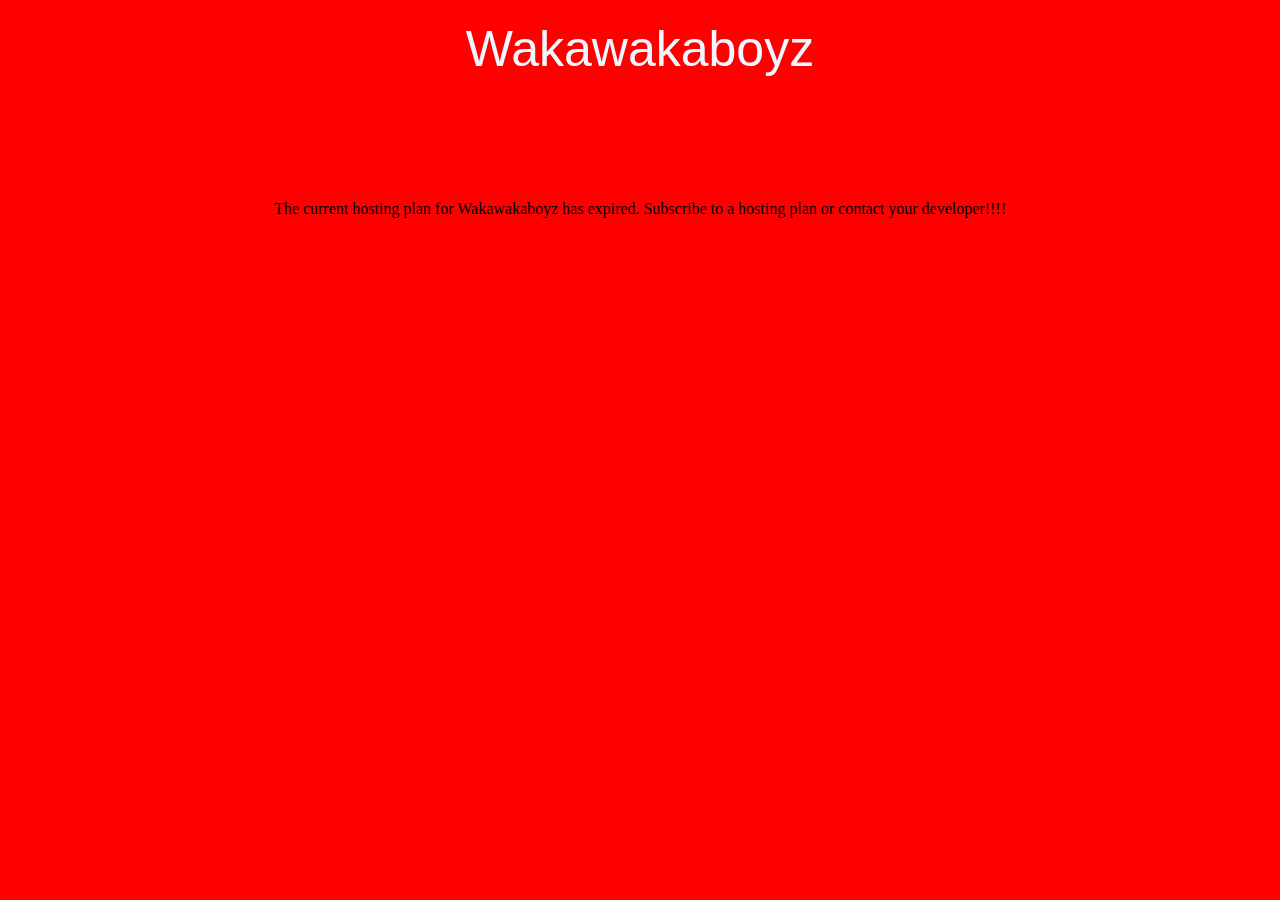
<file: index.html>
<!DOCTYPE html>
<html lang="en">
<head>
    <meta charset="UTF-8">
    <meta name="viewport" content="width=device-width, initial-scale=1.0">
    <title>Wakawakaboyz</title>
</head>
<body bgcolor="red">

    <center><p style="color: aliceblue; font-size: 50px; font-family: Arial, Helvetica, sans-serif; margin-top: 20px;">Wakawakaboyz</p> </center><br><br><br><br>  <center>The current hosting plan for Wakawakaboyz has expired. Subscribe to a hosting plan or contact your developer!!!!</p></center>
    
    
</body>
</html>
</file>
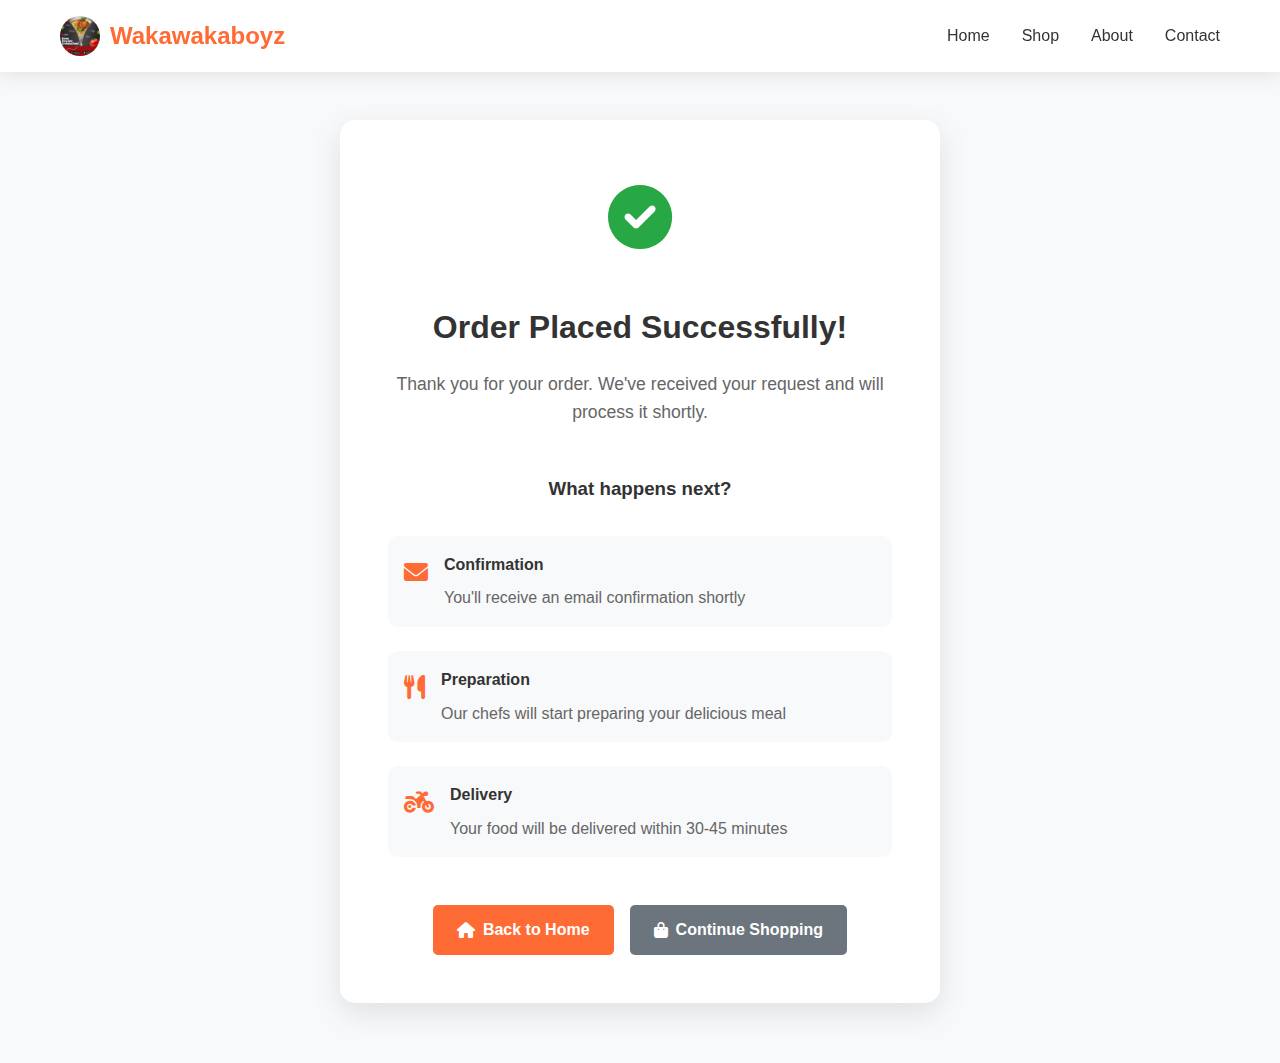
<file: order-success.html>
<!DOCTYPE html>
<html lang="en">
<head>
    <meta charset="UTF-8">
    <meta name="viewport" content="width=device-width, initial-scale=1.0">
    <title>Order Successful - Wakawakaboyz</title>
    <link rel="stylesheet" href="styles.css">
    <link href="https://cdnjs.cloudflare.com/ajax/libs/font-awesome/6.0.0/css/all.min.css" rel="stylesheet">
</head>
<body>
    <!-- Header -->
    <header class="header">
        <div class="container">
            <div class="nav-brand">
                <img src="images/Hero1.jpg" alt="Wakawakaboyz Logo" class="logo">
                <span class="brand-name">Wakawakaboyz</span>
            </div>
            <nav class="nav-menu">
                <a href="index.html" class="nav-link">Home</a>
                <a href="shop.html" class="nav-link">Shop</a>
                <a href="#" class="nav-link">About</a>
                <a href="#" class="nav-link">Contact</a>
            </nav>
        </div>
    </header>

    <!-- Success Page -->
    <section class="order-success">
        <div class="container">
            <div class="success-content">
                <div class="success-icon">
                    <i class="fas fa-check-circle"></i>
                </div>
                <h1>Order Placed Successfully!</h1>
                <p class="success-message">Thank you for your order. We've received your request and will process it shortly.</p>
                
                <div class="order-details" id="orderDetails">
                    <!-- Order details will be populated by JavaScript -->
                </div>
                
                <div class="next-steps">
                    <h3>What happens next?</h3>
                    <div class="steps">
                        <div class="step">
                            <i class="fas fa-envelope"></i>
                            <div>
                                <h4>Confirmation</h4>
                                <p>You'll receive an email confirmation shortly</p>
                            </div>
                        </div>
                        <div class="step">
                            <i class="fas fa-utensils"></i>
                            <div>
                                <h4>Preparation</h4>
                                <p>Our chefs will start preparing your delicious meal</p>
                            </div>
                        </div>
                        <div class="step">
                            <i class="fas fa-motorcycle"></i>
                            <div>
                                <h4>Delivery</h4>
                                <p>Your food will be delivered within 30-45 minutes</p>
                            </div>
                        </div>
                    </div>
                </div>
                
                <div class="action-buttons">
                    <a href="index.html" class="btn btn-primary">
                        <i class="fas fa-home"></i> Back to Home
                    </a>
                    <a href="shop.html" class="btn btn-secondary">
                        <i class="fas fa-shopping-bag"></i> Continue Shopping
                    </a>
                </div>
            </div>
        </div>
    </section>

    <script src="script.js"></script>
    <script>
        // Display order details on success page
        document.addEventListener('DOMContentLoaded', function() {
            const urlParams = new URLSearchParams(window.location.search);
            const orderId = urlParams.get('orderId');
            
            if (orderId) {
                const orderDetails = document.getElementById('orderDetails');
                orderDetails.innerHTML = `
                    <div class="order-info-card">
                        <h3>Order Information</h3>
                        <p><strong>Order ID:</strong> ${orderId}</p>
                        <p><strong>Date:</strong> ${new Date().toLocaleDateString()}</p>
                        <p><strong>Status:</strong> <span class="status-confirmed">Confirmed</span></p>
                    </div>
                `;
            }
        });
    </script>
</body>
</html>
</file>
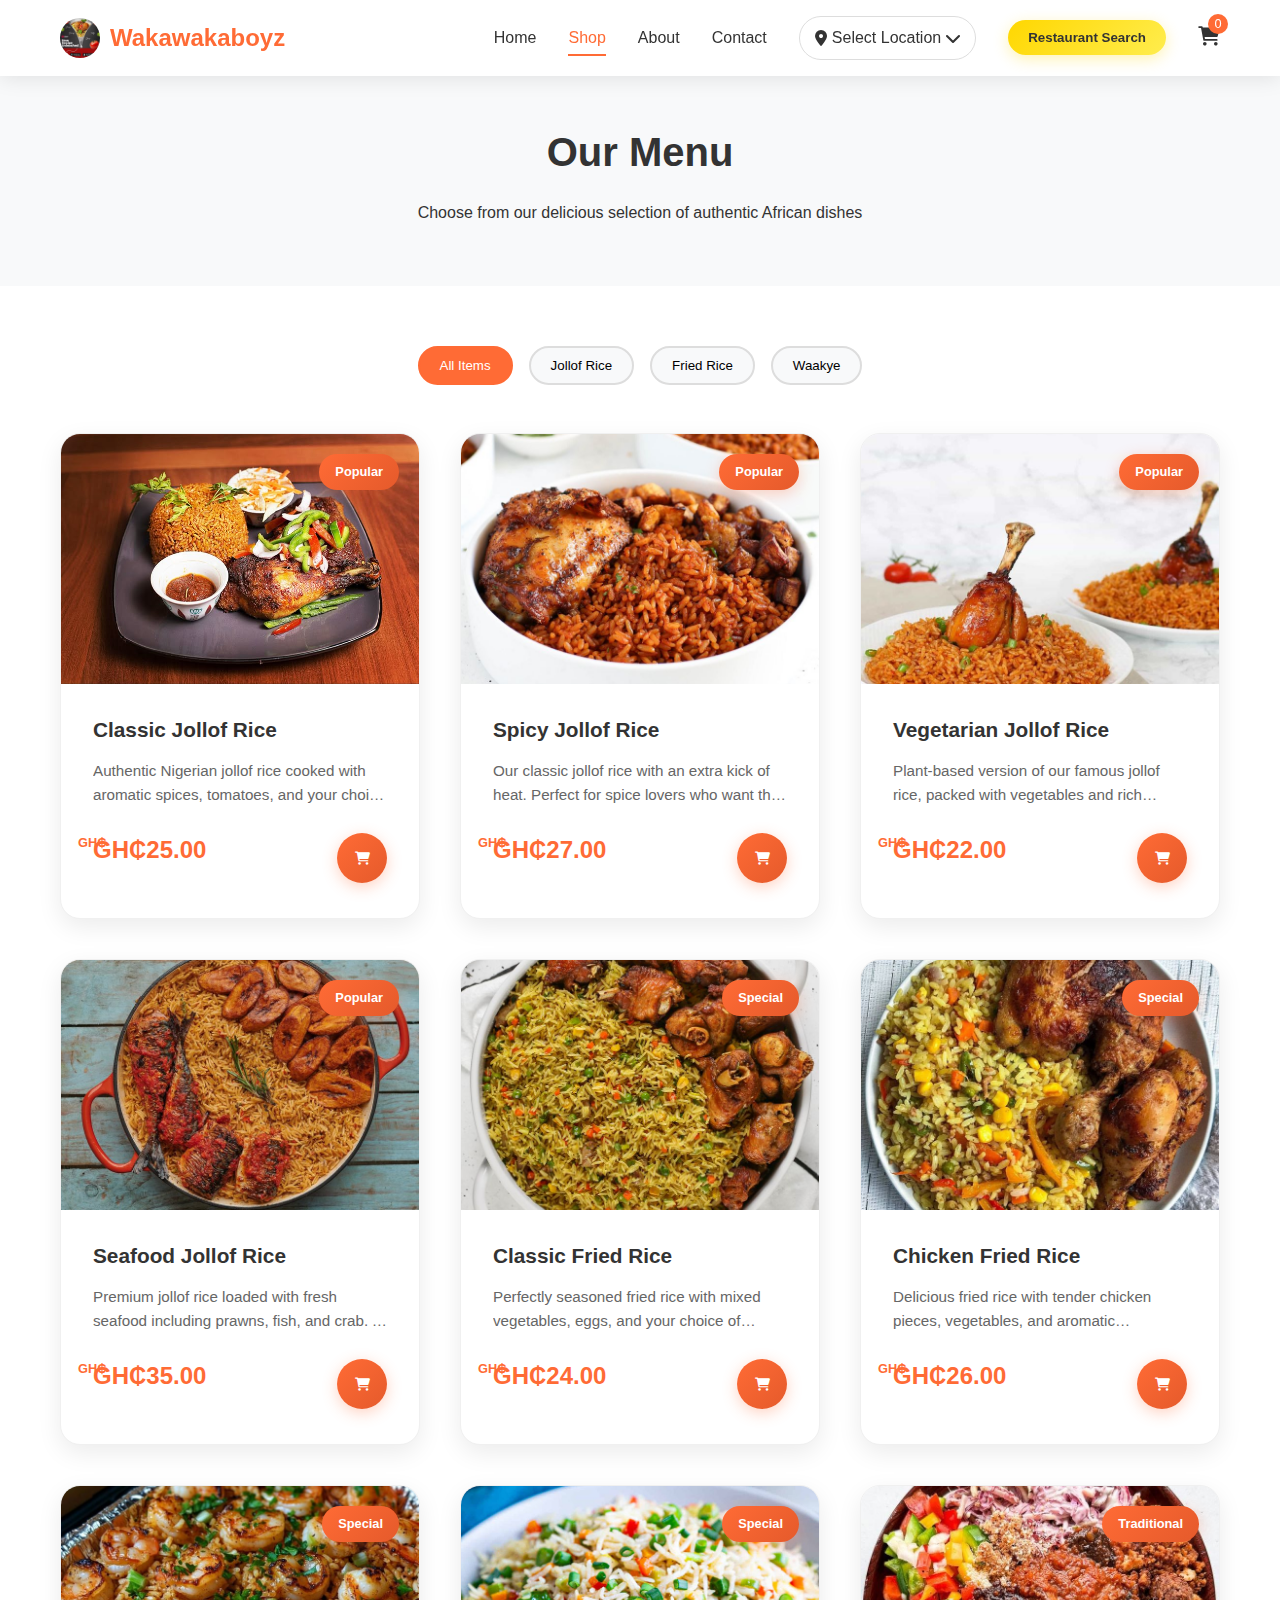
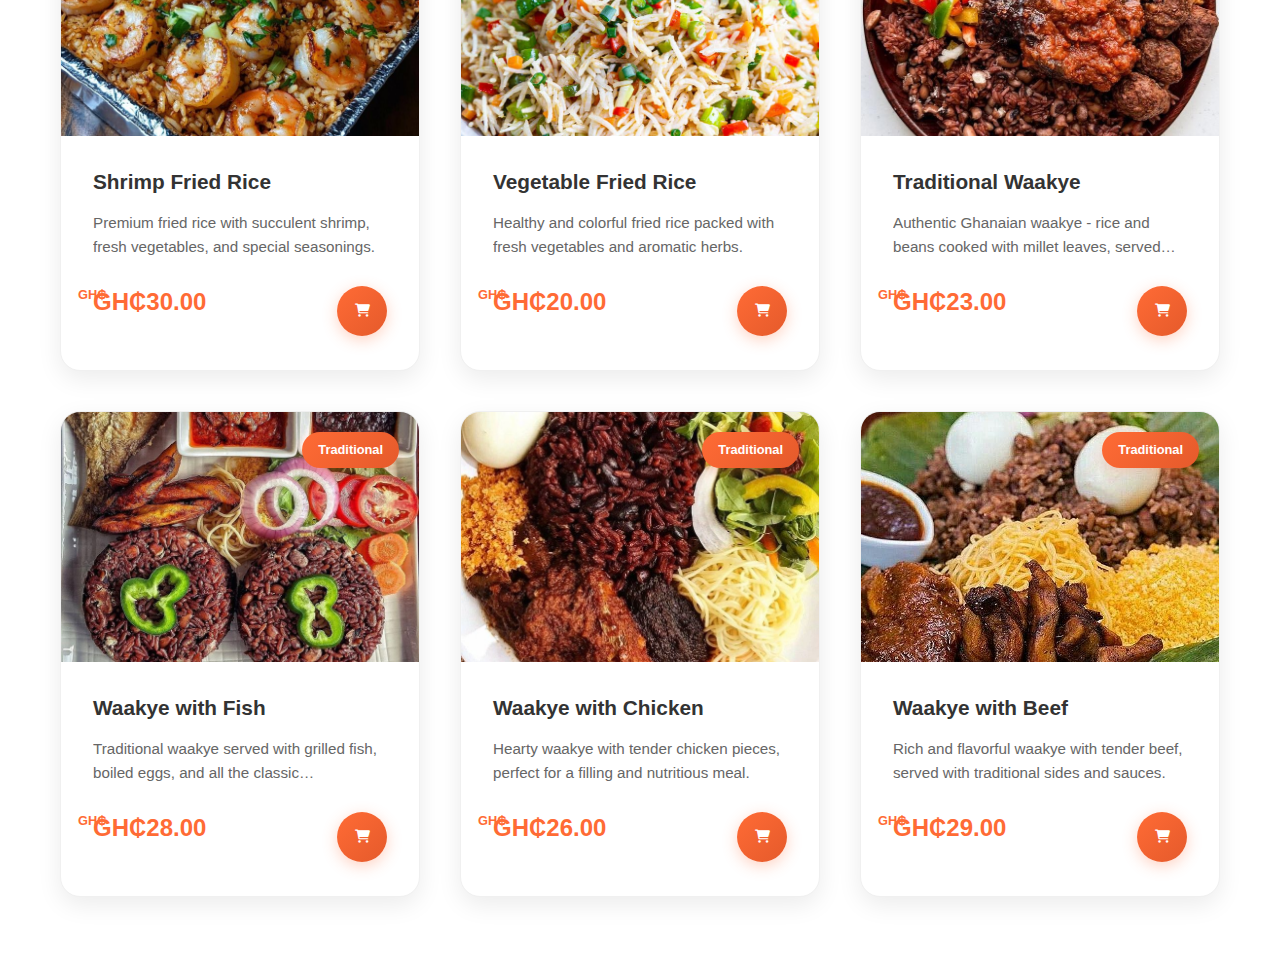
<file: product-detail.html>
<!DOCTYPE html>
<html lang="en">
<head>
    <meta charset="UTF-8">
    <meta name="viewport" content="width=device-width, initial-scale=1.0">
    <title>Product Detail - Wakawakaboyz</title>
    <link rel="stylesheet" href="styles.css">
    <link href="https://cdnjs.cloudflare.com/ajax/libs/font-awesome/6.0.0/css/all.min.css" rel="stylesheet">
</head>
<body>
    <!-- Header -->
    <header class="header">
        <div class="container">
            <div class="nav-brand">
                <img src="images/Hero1.jpg" alt="Wakawakaboyz Logo" class="logo">
                <span class="brand-name">Wakawakaboyz</span>
            </div>
            <nav class="nav-menu">
                <a href="index.html" class="nav-link">Home</a>
                <a href="shop.html" class="nav-link active">Shop</a>
                <a href="#" class="nav-link">About</a>
                <a href="#" class="nav-link">Contact</a>
                <div class="location-selector">
                    <i class="fas fa-map-marker-alt"></i>
                    <span>Select Location</span>
                    <i class="fas fa-chevron-down"></i>
                </div>
                <button class="search-btn">Restaurant Search</button>
                <div class="cart-icon" onclick="openCart()">
                    <i class="fas fa-shopping-cart"></i>
                    <span class="cart-count" id="cartCount">0</span>
                </div>
            </nav>
            <div class="mobile-menu-toggle">
                <i class="fas fa-bars"></i>
            </div>
            </nav>
        </div>
    </header>

    <!-- Product Detail -->
    <section class="product-detail">
        <div class="container">
            <div class="product-detail-content" id="productDetailContent">
                <!-- Product detail will be populated by JavaScript -->
            </div>
        </div>
    </section>

    <!-- Related Products -->
    <section class="related-products">
        <div class="container">
            <h2>Related Products</h2>
            <div class="products-grid" id="relatedProducts">
                <!-- Related products will be populated by JavaScript -->
            </div>
        </div>
    </section>

    <!-- Cart Modal -->
    <div id="cartModal" class="modal">
        <div class="modal-content">
            <div class="modal-header">
                <h3>Shopping Cart</h3>
                <span class="close" onclick="closeCart()">&times;</span>
            </div>
            <div class="modal-body" id="cartItems">
                <!-- Cart items will be populated by JavaScript -->
            </div>
            <div class="modal-footer">
                <div class="cart-total">
                    <strong>Total: GH₵<span id="cartTotal">0.00</span></strong>
                </div>
                <button class="checkout-btn" onclick="goToCheckout()">Proceed to Checkout</button>
            </div>
        </div>
    </div>

    <script src="script.js"></script>
</body>
</html>
</file>
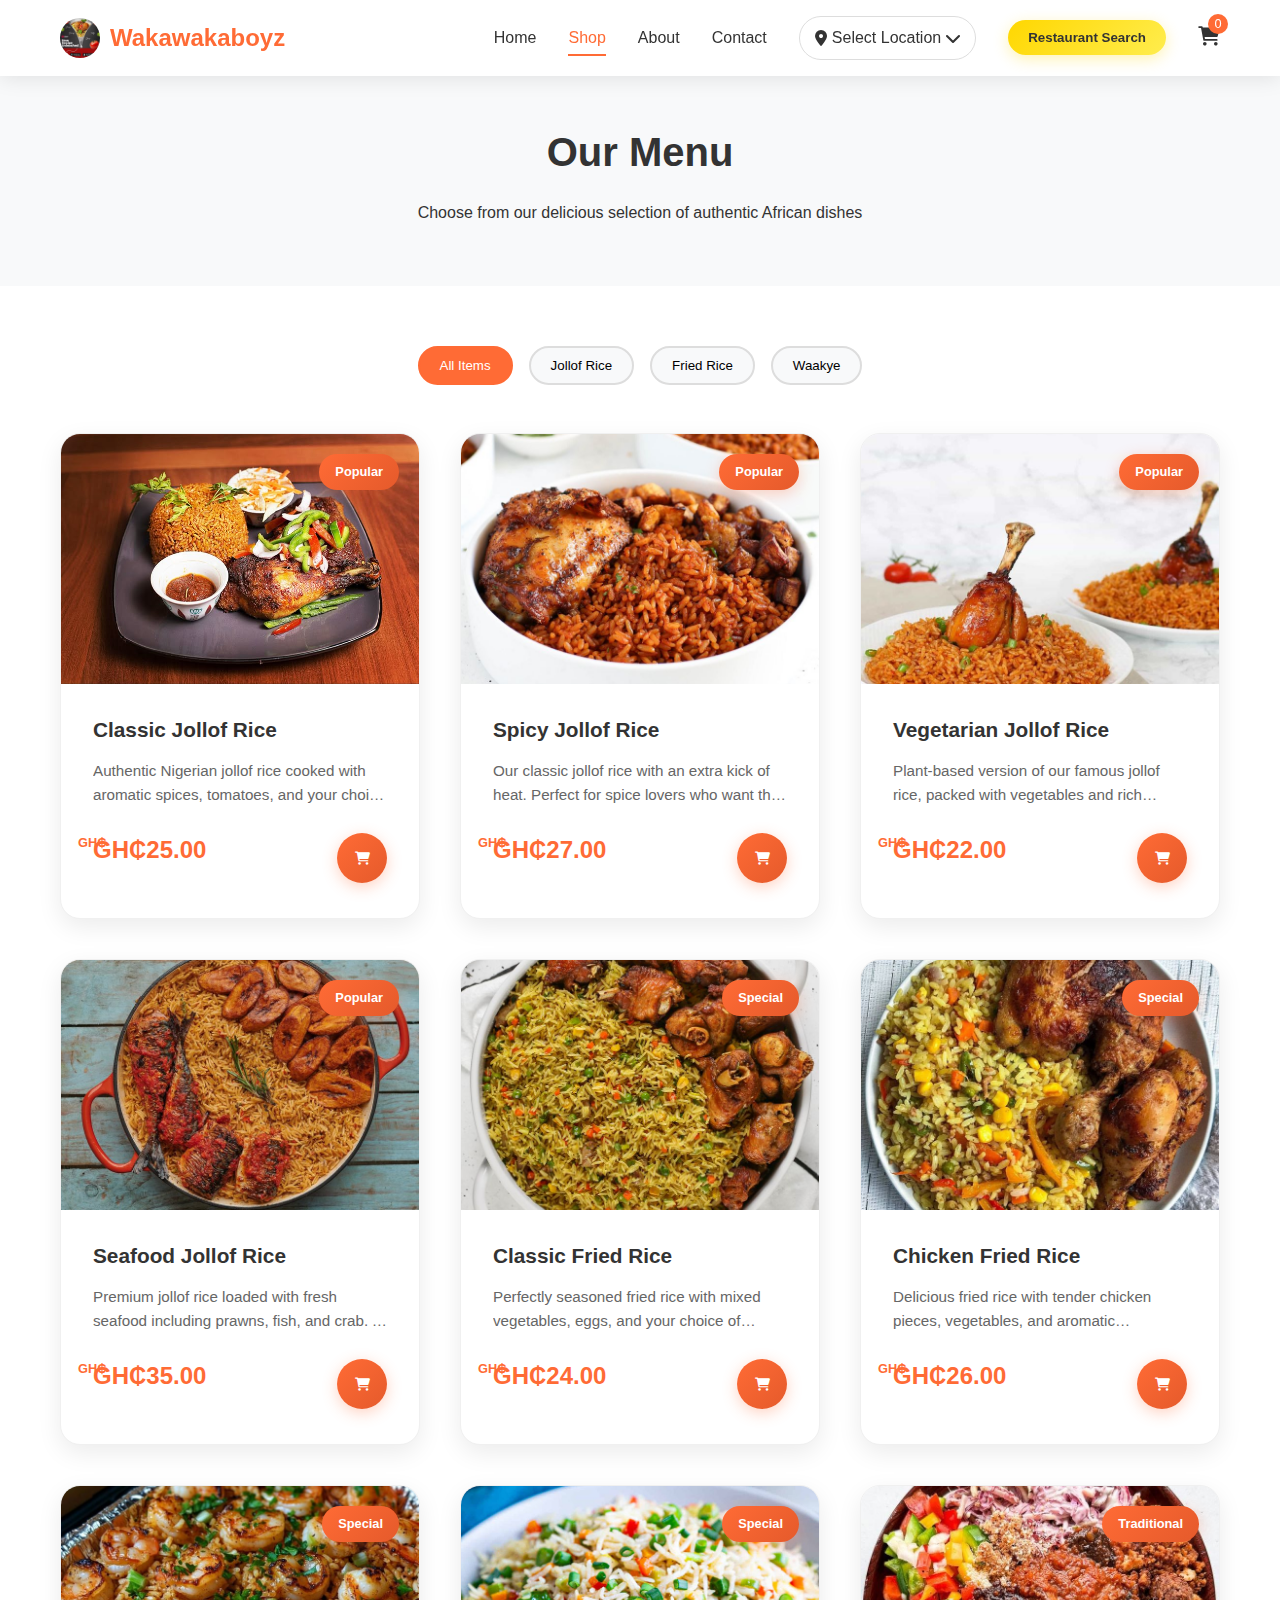
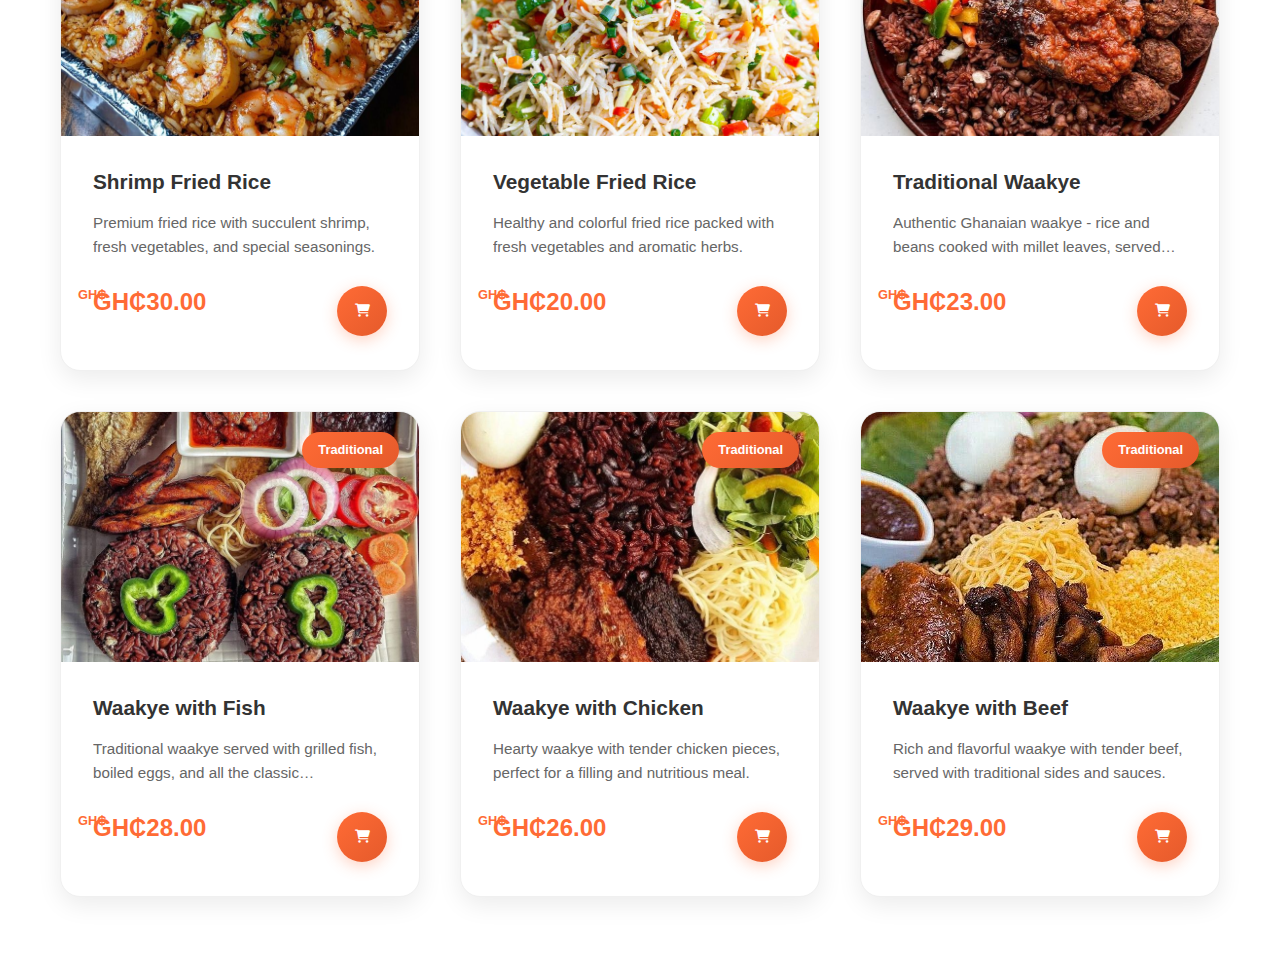
<file: shop.html>
<!DOCTYPE html>
<html lang="en">
<head>
    <meta charset="UTF-8">
    <meta name="viewport" content="width=device-width, initial-scale=1.0">
    <title>Shop - Wakawakaboyz</title>
    <link rel="stylesheet" href="styles.css">
    <link href="https://cdnjs.cloudflare.com/ajax/libs/font-awesome/6.0.0/css/all.min.css" rel="stylesheet">
</head>
<body>
    <!-- Header -->
    <header class="header">
        <div class="container">
            <div class="nav-brand">
                <img src="images/Hero1.jpg" alt="Wakawakaboyz Logo" class="logo">
                <span class="brand-name">Wakawakaboyz</span>
            </div>
           <nav class="nav-menu">
                <a href="index.html" class="nav-link">Home</a>
                <a href="shop.html" class="nav-link active">Shop</a>
                <a href="#" class="nav-link">About</a>
                <a href="#" class="nav-link">Contact</a>
                <div class="location-selector">
                    <i class="fas fa-map-marker-alt"></i>
                    <span>Select Location</span>
                    <i class="fas fa-chevron-down"></i>
                </div>
                <button class="search-btn">Restaurant Search</button>
                <div class="cart-icon" onclick="openCart()">
                    <i class="fas fa-shopping-cart"></i>
                    <span class="cart-count" id="cartCount">0</span>
                </div>
            </nav>
            <div class="mobile-menu-toggle">
                <i class="fas fa-bars"></i>
            </div>
        </div>
    </header>

    <!-- Shop Header -->
    <section class="shop-header">
        <div class="container">
            <h1>Our Menu</h1>
            <p>Choose from our delicious selection of authentic African dishes</p>
        </div>
    </section>

    <!-- Shop Content -->
    <section class="shop-content">
        <div class="container">
            <div class="shop-filters">
                <button class="filter-btn active" data-category="all">All Items</button>
                <button class="filter-btn" data-category="jollof">Jollof Rice</button>
                <button class="filter-btn" data-category="fried">Fried Rice</button>
                <button class="filter-btn" data-category="waakye">Waakye</button>
            </div>
            
            <div class="products-grid" id="shopProducts">
                <!-- Products will be populated by JavaScript -->
            </div>
        </div>
    </section>

    <!-- Cart Modal -->
    <div id="cartModal" class="modal">
        <div class="modal-content">
            <div class="modal-header">
                <h3>Shopping Cart</h3>
                <span class="close" onclick="closeCart()">&times;</span>
            </div>
            <div class="modal-body" id="cartItems">
                <!-- Cart items will be populated by JavaScript -->
            </div>
            <div class="modal-footer">
                <div class="cart-total">
                    <strong>Total: GH₵<span id="cartTotal">0.00</span></strong>
                </div>
                <button class="checkout-btn" onclick="goToCheckout()">Proceed to Checkout</button>
            </div>
        </div>
    </div>

    <script src="script.js"></script>
</body>
</html>
</file>
<file: styles.css>
* {
    margin: 0;
    padding: 0;
    box-sizing: border-box;
}

body {
    font-family: 'Arial', sans-serif;
    line-height: 1.6;
    color: #333;
}

.container {
    max-width: 1200px;
    margin: 0 auto;
    padding: 0 20px;
}

/* Header */
.header {
    background: #fff;
    box-shadow: 0 2px 10px rgba(0,0,0,0.1);
    position: fixed;
    top: 0;
    left: 0;
    right: 0;
    z-index: 1000;
}

.header .container {
    display: flex;
    justify-content: space-between;
    align-items: center;
    padding: 1rem 20px;
}

.nav-brand {
    display: flex;
    align-items: center;
    gap: 10px;
}

.logo {
    width: 40px;
    height: 40px;
    border-radius: 50%;
}

.brand-name {
    font-size: 1.5rem;
    font-weight: bold;
    color: #ff6b35;
}

.nav-menu {
    display: flex;
    align-items: center;
    gap: 2rem;
}

.nav-link {
    text-decoration: none;
    color: #333;
    font-weight: 500;
    transition: color 0.3s;
}

.nav-link:hover,
.nav-link.active {
    color: #ff6b35;
}

.location-selector {
    display: flex;
    align-items: center;
    gap: 5px;
    padding: 8px 15px;
    border: 1px solid #ddd;
    border-radius: 5px;
    cursor: pointer;
}

.search-btn {
    background: #ffd700;
    color: #333;
    border: none;
    padding: 10px 20px;
    border-radius: 5px;
    font-weight: bold;
    cursor: pointer;
    transition: background 0.3s;
}

.search-btn:hover {
    background: #ffed4e;
}

.cart-icon {
    position: relative;
    cursor: pointer;
    font-size: 1.2rem;
}

.cart-count {
    position: absolute;
    top: -8px;
    right: -8px;
    background: #ff6b35;
    color: white;
    border-radius: 50%;
    width: 20px;
    height: 20px;
    display: flex;
    align-items: center;
    justify-content: center;
    font-size: 0.8rem;
}

.mobile-menu-toggle {
    display: none;
    font-size: 1.5rem;
    cursor: pointer;
}

/* Hero Section */
.hero {
    background: linear-gradient(135deg, #2c3e50 0%, #34495e 100%);
    color: white;
    padding: 120px 0 80px;
    min-height: 100vh;
    display: flex;
    align-items: center;
}

.hero-content {
    
    grid-template-columns: 1fr 1fr;
    gap: 4rem;
    align-items: center;
}

.hero-subtitle {
    color: #ffd700;
    font-size: 0.9rem;
    font-weight: bold;
    letter-spacing: 2px;
    margin-bottom: 1rem;
}

.hero-title {
    font-size: 3rem;
    font-weight: bold;
    line-height: 1.2;
    margin-bottom: 1.5rem;
}

.hero-description {
    font-size: 1.1rem;
    opacity: 0.9;
    margin-bottom: 2rem;
}

.search-form {
    display: flex;
    gap: 1rem;
    margin-top: 2rem;
}

.search-input {
    flex: 1;
}

.search-input input {
    width: 100%;
    padding: 15px;
    border: none;
    border-radius: 5px;
    font-size: 1rem;
}

.search-button {
    background: #ffd700;
    color: #333;
    border: none;
    padding: 15px 30px;
    border-radius: 5px;
    font-weight: bold;
    cursor: pointer;
    transition: background 0.3s;
}

.search-button:hover {
    background: #ffed4e;
}

.hero-image {
    text-align: center;
}

.hero-food-img {
    max-width: 100%;
    height: auto;
    border-radius: 10px;
}

/* Categories Section */
.categories {
    padding: 80px 0;
    background: #f8f9fa;
}

.section-header {
    text-align: center;
    margin-bottom: 3rem;
}

.section-subtitle {
    color: #ffd700;
    font-size: 0.9rem;
    font-weight: bold;
    letter-spacing: 2px;
    margin-bottom: 0.5rem;
}

.section-title {
    font-size: 2.5rem;
    font-weight: bold;
    color: #333;
}

.categories-grid {
    display: grid;
    grid-template-columns: repeat(auto-fit, minmax(250px, 1fr));
    gap: 2rem;
}

.category-card {
    background: white;
    border-radius: 15px;
    padding: 2rem;
    text-align: center;
    box-shadow: 0 5px 15px rgba(0,0,0,0.1);
    transition: transform 0.3s, box-shadow 0.3s;
    cursor: pointer;
}

.category-card:hover {
    transform: translateY(-5px);
    box-shadow: 0 10px 25px rgba(0,0,0,0.15);
}

.category-image {
    width: 80px;
    height: 80px;
    border-radius: 50%;
    margin: 0 auto 1rem;
    object-fit: cover;
}

.category-name {
    font-size: 1.3rem;
    font-weight: bold;
    margin-bottom: 0.5rem;
}

.category-count {
    color: #666;
    font-size: 0.9rem;
}

/* Featured Products */
.featured-products {
    padding: 80px 0;
}

.products-grid {
    display: grid;
    grid-template-columns: repeat(auto-fit, minmax(280px, 1fr));
    gap: 2rem;
    cursor: pointer;
}

.product-card {
    background: rgb(255, 255, 255);
    border-radius: 15px;
    overflow: hidden;
    box-shadow: 0 5px 15px rgba(0,0,0,0.1);
    transition: transform 0.3s, box-shadow 0.3s;
}

.product-card:hover {
    transform: translateY(-5px);
    box-shadow: 0 10px 25px rgba(0,0,0,0.15);
}

.product-image {
    width: 100%;
    height: 200px;
    object-fit: cover;
}

.product-info {
    padding: 1.5rem;
}

.product-name {
    font-size: 1.2rem;
    font-weight: bold;
    margin-bottom: 0.5rem;
}

.product-description {
    color: #666;
    font-size: 0.9rem;
    margin-bottom: 1rem;
}

.product-price {
    font-size: 1.3rem;
    font-weight: bold;
    color: #ff6b35;
    margin-bottom: 1rem;
}

.add-to-cart-btn {
    width: 100%;
    background: #ff6b35;
    color: white;
    border: none;
    padding: 12px;
    border-radius: 5px;
    font-weight: bold;
    cursor: pointer;
    transition: background 0.3s;
}

.add-to-cart-btn:hover {
    background: #e55a2b;
}

/* Shop Page */
.shop-header {
    background: #f8f9fa;
    padding: 120px 0 60px;
    text-align: center;
}

.shop-header h1 {
    font-size: 2.5rem;
    margin-bottom: 1rem;
}

.shop-content {
    padding: 60px 0;
}

.shop-filters {
    display: flex;
    justify-content: center;
    gap: 1rem;
    margin-bottom: 3rem;
    flex-wrap: wrap;
}

.filter-btn {
    background: #f8f9fa;
    border: 2px solid #ddd;
    padding: 10px 20px;
    border-radius: 25px;
    cursor: pointer;
    transition: all 0.3s;
}

.filter-btn.active,
.filter-btn:hover {
    background: #ff6b35;
    color: white;
    border-color: #ff6b35;
}

/* Product Detail */
.product-detail {
    padding: 120px 0 60px;
}

.product-detail-content {
    display: grid;
    grid-template-columns: 1fr 1fr;
    gap: 4rem;
    align-items: start;
}

.product-detail-image {
    width: 100%;
    border-radius: 15px;
}

.product-detail-info h1 {
    font-size: 2rem;
    margin-bottom: 1rem;
}

.product-detail-price {
    font-size: 2rem;
    color: #ff6b35;
    font-weight: bold;
    margin-bottom: 1rem;
}

.product-detail-description {
    margin-bottom: 2rem;
    line-height: 1.8;
}

.quantity-selector {
    display: flex;
    align-items: center;
    gap: 1rem;
    margin-bottom: 2rem;
}

.quantity-btn {
    background: #f8f9fa;
    border: 1px solid #ddd;
    width: 40px;
    height: 40px;
    border-radius: 5px;
    cursor: pointer;
    display: flex;
    align-items: center;
    justify-content: center;
}

.quantity-input {
    width: 60px;
    text-align: center;
    padding: 10px;
    border: 1px solid #ddd;
    border-radius: 5px;
}

.related-products {
    padding: 60px 0;
    background: #f8f9fa;
}

/* Checkout */
.checkout {
    padding: 120px 0 60px;
}

.checkout h1 {
    text-align: center;
    margin-bottom: 3rem;
}

.checkout-content {
    display: grid;
    grid-template-columns: 2fr 1fr;
    gap: 4rem;
}

.checkout-form h2 {
    margin-bottom: 2rem;
}

.form-group {
    margin-bottom: 1.5rem;
}

.form-group label {
    display: block;
    margin-bottom: 0.5rem;
    font-weight: bold;
}

.form-group input,
.form-group textarea,
.form-group select {
    width: 100%;
    padding: 12px;
    border: 1px solid #ddd;
    border-radius: 5px;
    font-size: 1rem;
}

.form-group textarea {
    height: 100px;
    resize: vertical;
}

.place-order-btn {
    width: 100%;
    background: #ff6b35;
    color: white;
    border: none;
    padding: 15px;
    border-radius: 5px;
    font-size: 1.1rem;
    font-weight: bold;
    cursor: pointer;
    transition: background 0.3s;
}

.place-order-btn:hover {
    background: #e55a2b;
}

.order-summary {
    background: #f8f9fa;
    padding: 2rem;
    border-radius: 10px;
    height: fit-content;
}

.order-summary h2 {
    margin-bottom: 2rem;
}

.checkout-item {
    display: flex;
    justify-content: space-between;
    align-items: center;
    padding: 1rem 0;
    border-bottom: 1px solid #ddd;
}

.checkout-item:last-child {
    border-bottom: none;
}

.order-total {
    margin-top: 2rem;
    padding-top: 2rem;
    border-top: 2px solid #ddd;
}

.total-row {
    display: flex;
    justify-content: space-between;
    margin-bottom: 1rem;
}

.final-total {
    font-size: 1.2rem;
    font-weight: bold;
    color: #ff6b35;
}

/* Modal */
.modal {
    display: none;
    position: fixed;
    z-index: 2000;
    left: 0;
    top: 0;
    width: 100%;
    height: 100%;
    background-color: rgba(0,0,0,0.5);
}

.modal-content {
    background-color: white;
    margin: 5% auto;
    padding: 0;
    border-radius: 10px;
    width: 90%;
    max-width: 600px;
    max-height: 80vh;
    overflow-y: auto;
}

.modal-header {
    display: flex;
    justify-content: space-between;
    align-items: center;
    padding: 1.5rem;
    border-bottom: 1px solid #ddd;
}

.modal-header h3 {
    margin: 0;
}

.close {
    font-size: 2rem;
    cursor: pointer;
    color: #999;
}

.close:hover {
    color: #333;
}

.modal-body {
    padding: 1.5rem;
}

.modal-footer {
    padding: 1.5rem;
    border-top: 1px solid #ddd;
    text-align: center;
}

.cart-item {
    display: flex;
    justify-content: space-between;
    align-items: center;
    padding: 1rem 0;
    border-bottom: 1px solid #eee;
}

.cart-item:last-child {
    border-bottom: none;
}

.cart-item-info {
    flex: 1;
}

.cart-item-name {
    font-weight: bold;
    margin-bottom: 0.5rem;
}

.cart-item-price {
    color: #ff6b35;
}

.cart-item-quantity {
    display: flex;
    align-items: center;
    gap: 0.5rem;
    margin: 0 1rem;
}

.cart-item-quantity button {
    background: #f8f9fa;
    border: 1px solid #ddd;
    width: 30px;
    height: 30px;
    border-radius: 3px;
    cursor: pointer;
}

.cart-item-quantity input {
    width: 50px;
    text-align: center;
    border: 1px solid #ddd;
    border-radius: 3px;
    padding: 5px;
}

.remove-item {
    background: #dc3545;
    color: white;
    border: none;
    padding: 5px 10px;
    border-radius: 3px;
    cursor: pointer;
}

.cart-total {
    margin: 1rem 0;
    font-size: 1.2rem;
}

.checkout-btn {
    background: #ff6b35;
    color: white;
    border: none;
    padding: 12px 30px;
    border-radius: 5px;
    font-weight: bold;
    cursor: pointer;
    transition: background 0.3s;
}

.checkout-btn:hover {
    background: #e55a2b;
}

/* Footer */
.footer {
    background: #2c3e50;
    color: white;
    padding: 3rem 0 2rem;
}

.footer-content {
    display: grid;
    grid-template-columns: repeat(auto-fit, minmax(250px, 1fr));
    gap: 2rem;
}

.footer-section h3,
.footer-section h4 {
    margin-bottom: 1rem;
}

.footer-section ul {
    list-style: none;
}

.footer-section ul li {
    margin-bottom: 0.5rem;
}

.footer-section ul li a {
    color: #bdc3c7;
    text-decoration: none;
    transition: color 0.3s;
}

.footer-section ul li a:hover {
    color: white;
}

.footer-section p {
    color: #bdc3c7;
    margin-bottom: 0.5rem;
}

.footer-section i {
    margin-right: 0.5rem;
    color: #ff6b35;
}

/* Responsive Design */
@media (max-width: 768px) {
    .nav-menu {
        display: none;
    }
    
    .mobile-menu-toggle {
        display: block;
    }
    
    .hero-content {
        grid-template-columns: 1fr;
        text-align: center;
    }
    
    .hero-title {
        font-size: 2rem;
    }
    
    .search-form {
        flex-direction: column;
    }
    
    .categories-grid {
        grid-template-columns: repeat(auto-fit, minmax(200px, 1fr));
    }
    
    .products-grid {
        grid-template-columns: repeat(auto-fit, minmax(250px, 1fr));
    }
    
    .product-detail-content {
        grid-template-columns: 1fr;
        gap: 2rem;
    }
    
    .checkout-content {
        grid-template-columns: 1fr;
        gap: 2rem;
    }
    
    .shop-filters {
        justify-content: flex-start;
        overflow-x: auto;
        padding-bottom: 1rem;
    }
    
    .filter-btn {
        white-space: nowrap;
    }
}

@media (max-width: 480px) {
    .container {
        padding: 0 15px;
    }
    
    .hero {
        padding: 100px 0 60px;
    }
    
    .hero-title {
        font-size: 1.8rem;
    }
    
    .section-title {
        font-size: 2rem;
    }
    
    .categories-grid {
        grid-template-columns: 1fr;
    }
    
    .products-grid {
        grid-template-columns: 1fr;
    }
    
    .modal-content {
        width: 95%;
        margin: 10% auto;
    }
}

/* Animations */
@keyframes fadeInUp {
    from {
        opacity: 0;
        transform: translateY(30px);
    }
    to {
        opacity: 1;
        transform: translateY(0);
    }
}

.category-card,
.product-card {
    animation: fadeInUp 0.6s ease-out;
}

/* Loading States */
.loading {
    display: flex;
    justify-content: center;
    align-items: center;
    height: 200px;
}

.spinner {
    border: 4px solid #f3f3f3;
    border-top: 4px solid #ff6b35;
    border-radius: 50%;
    width: 40px;
    height: 40px;
    animation: spin 1s linear infinite;
}

@keyframes spin {
    0% { transform: rotate(0deg); }
    100% { transform: rotate(360deg); }
}

.categories-grid {
  display: grid;
  grid-template-columns: repeat(auto-fit, minmax(300px, 1fr));
  gap: 2rem;
}

.products-grid {
  display: grid;
  grid-template-columns: repeat(auto-fit, minmax(300px, 1fr));
  gap: 2rem;
}

/* Responsive Design */
@media (max-width: 1200px) {
  .categories-grid {
    grid-template-columns: repeat(3, 1fr);
    gap: 1.5rem;
  }

  .products-grid {
    grid-template-columns: repeat(3, 1fr);
    gap: 1.5rem;
  }
}

@media (max-width: 992px) {
  .categories-grid {
    grid-template-columns: repeat(3, 1fr);
    gap: 1.5rem;
  }

  .products-grid {
    grid-template-columns: repeat(3, 1fr);
    gap: 1.5rem;
  }

  .hero-title {
    font-size: 2.5rem;
  }

  .search-form {
    flex-direction: column;
    gap: 0.5rem;
  }
}

@media (max-width: 768px) {
  .nav-menu {
    display: none;
  }

  .mobile-menu-toggle {
    display: block;
  }

  .hero-content {
    grid-template-columns: 1fr;
    text-align: center;
    gap: 2rem;
  }

  .hero-title {
    font-size: 2rem;
  }

  .search-form {
    flex-direction: column;
    gap: 0.5rem;
  }

  /* 3 items per column on mobile for categories */
  .categories-grid {
    grid-template-columns: repeat(2, 1fr);
    gap: 1rem;
  }

  .category-card {
    padding: 1rem;
  }

  .category-image {
    width: 60px;
    height: 60px;
  }

  .category-name {
    font-size: 1rem;
    margin-bottom: 0.3rem;
  }

  .category-count {
    font-size: 0.8rem;
  }

  /* 3 items per column on mobile for products */
  .products-grid {
    grid-template-columns: repeat(2, 1fr);
    gap: 1rem;
  }

  .product-card {
    border-radius: 10px;
  }

  .product-image {
    height: 120px;
  }

  .product-info {
    padding: 1rem;
  }

  .product-name {
    font-size: 1rem;
    margin-bottom: 0.3rem;
  }

  .product-description {
    font-size: 0.8rem;
    margin-bottom: 0.5rem;
    display: -webkit-box;
    -webkit-line-clamp: 2;
    -webkit-box-orient: vertical;
    overflow: hidden;
  }

  .product-price {
    font-size: 1.1rem;
    margin-bottom: 0.5rem;
  }

  .add-to-cart-btn {
    padding: 8px;
    font-size: 0.9rem;
  }

  .product-detail-content {
    grid-template-columns: 1fr;
    gap: 2rem;
  }

  .checkout-content {
    grid-template-columns: 1fr;
    gap: 2rem;
  }

  .shop-filters {
    justify-content: flex-start;
    overflow-x: auto;
    padding-bottom: 1rem;
  }

  .filter-btn {
    white-space: nowrap;
    padding: 8px 16px;
    font-size: 0.9rem;
  }

  .section-title {
    font-size: 2rem;
  }
}

@media (max-width: 480px) {
  .container {
    padding: 0 15px;
  }

  .hero {
    padding: 100px 0 60px;
  }

  .hero-title {
    font-size: 1.8rem;
  }

  .section-title {
    font-size: 1.8rem;
  }

  /* Maintain 3 items per column even on very small screens */
  .categories-grid {
    grid-template-columns: repeat(2, 1fr);
    gap: 0.8rem;
  }

  .category-card {
    padding: 0.8rem;
  }

  .category-image {
    width: 50px;
    height: 50px;
  }

  .category-name {
    font-size: 0.9rem;
  }

  .category-count {
    font-size: 0.7rem;
  }

  .products-grid {
    grid-template-columns: repeat(2, 1fr);
    gap: 0.8rem;
  }

  .product-image {
    height: 100px;
  }

  .product-info {
    padding: 0.8rem;
  }

  .product-name {
    font-size: 0.9rem;
  }

  .product-description {
    font-size: 0.75rem;
    -webkit-line-clamp: 1;
  }

  .product-price {
    font-size: 1rem;
  }

  .add-to-cart-btn {
    padding: 6px;
    font-size: 0.8rem;
  }

  .modal-content {
    width: 95%;
    margin: 10% auto;
  }

  .search-form {
    flex-direction: column;
  }

  .search-input input {
    padding: 12px;
    font-size: 0.9rem;
  }

  .search-button {
    padding: 12px 20px;
    font-size: 0.9rem;
  }
}

@media (max-width: 360px) {
  /* Extra small screens - still maintain 3 columns but with minimal spacing */
  .categories-grid {
    grid-template-columns: repeat(2, 1fr);
    gap: 0.5rem;
  }

  .category-card {
    padding: 0.5rem;
  }

  .category-image {
    width: 40px;
    height: 40px;
  }

  .category-name {
    font-size: 0.8rem;
  }

  .category-count {
    font-size: 0.65rem;
  }

  .products-grid {
    grid-template-columns: repeat(2, 1fr);
    gap: 0.5rem;
  }

  .product-image {
    height: 80px;
  }

  .product-info {
    padding: 0.5rem;
  }

  .product-name {
    font-size: 0.8rem;
  }

  .product-description {
    display: none; /* Hide description on very small screens */
  }

  .product-price {
    font-size: 0.9rem;
    margin-bottom: 0.3rem;
  }

  .add-to-cart-btn {
    padding: 4px;
    font-size: 0.7rem;
  }
}

/* Animations */
@keyframes fadeInUp {
  from {
    opacity: 0;
    transform: translateY(30px);
  }
  to {
    opacity: 1;
    transform: translateY(0);
  }
}

.category-card,
.product-card {
  animation: fadeInUp 0.6s ease-out;
}

/* Loading States */
.loading {
  display: flex;
  justify-content: center;
  align-items: center;
  height: 200px;
}

.spinner {
  border: 4px solid #f3f3f3;
  border-top: 4px solid #ff6b35;
  border-radius: 50%;
  width: 40px;
  height: 40px;
  animation: spin 1s linear infinite;
}

@keyframes spin {
  0% {
    transform: rotate(0deg);
  }
  100% {
    transform: rotate(360deg);
  }
}

.categories-grid {
  display: grid;
  grid-template-columns: repeat(auto-fit, minmax(300px, 1fr));
  gap: 2rem;
}

.products-grid {
  display: grid;
  grid-template-columns: repeat(auto-fit, minmax(300px, 1fr));
  gap: 2rem;
}

/* Responsive Design */
@media (max-width: 1200px) {
  .categories-grid {
    grid-template-columns: repeat(3, 1fr);
    gap: 1.5rem;
  }

  .products-grid {
    grid-template-columns: repeat(3, 1fr);
    gap: 1.5rem;
  }
}

@media (max-width: 992px) {
  .categories-grid {
    grid-template-columns: repeat(3, 1fr);
    gap: 1.5rem;
  }

  .products-grid {
    grid-template-columns: repeat(3, 1fr);
    gap: 1.5rem;
  }

  .hero-title {
    font-size: 2.5rem;
  }

  .search-form {
    flex-direction: column;
    gap: 0.5rem;
  }
}

@media (max-width: 768px) {
  .nav-menu {
    display: none;
  }

  .mobile-menu-toggle {
    display: block;
  }

  .hero-content {
    grid-template-columns: 1fr;
    text-align: center;
    gap: 2rem;
  }

  .hero-title {
    font-size: 2rem;
  }

  .search-form {
    flex-direction: column;
    gap: 0.5rem;
  }

  /* 3 items per column on mobile for categories */
  .categories-grid {
    grid-template-columns: repeat(2, 1fr);
    gap: 1rem;
  }

  .category-card {
    padding: 1rem;
  }

  .category-image {
    width: 60px;
    height: 60px;
  }

  .category-name {
    font-size: 1rem;
    margin-bottom: 0.3rem;
  }

  .category-count {
    font-size: 0.8rem;
  }

  /* 3 items per column on mobile for products */
  .products-grid {
    grid-template-columns: repeat(2, 1fr);
    gap: 1rem;
  }

  .product-card {
    border-radius: 10px;
  }

  .product-image {
    height: 120px;
  }

  .product-info {
    padding: 1rem;
  }

  .product-name {
    font-size: 1rem;
    margin-bottom: 0.3rem;
  }

  .product-description {
    font-size: 0.8rem;
    margin-bottom: 0.5rem;
    display: -webkit-box;
    -webkit-line-clamp: 2;
    -webkit-box-orient: vertical;
    overflow: hidden;
  }

  .product-price {
    font-size: 1.1rem;
    margin-bottom: 0.5rem;
  }

  .add-to-cart-btn {
    padding: 8px;
    font-size: 0.9rem;
  }

  .product-detail-content {
    grid-template-columns: 1fr;
    gap: 2rem;
  }

  .checkout-content {
    grid-template-columns: 1fr;
    gap: 2rem;
  }

  .shop-filters {
    justify-content: flex-start;
    overflow-x: auto;
    padding-bottom: 1rem;
  }

  .filter-btn {
    white-space: nowrap;
    padding: 8px 16px;
    font-size: 0.9rem;
  }

  .section-title {
    font-size: 2rem;
  }

  .product-actions {
    display: flex;
    gap: 1rem;
    margin-top: 2rem;
  }

  .buy-now-btn {
    flex: 1;
    background: #28a745;
    color: white;
    border: none;
    padding: 15px 20px;
    border-radius: 5px;
    font-weight: bold;
    cursor: pointer;
    transition: background 0.3s;
    display: flex;
    align-items: center;
    justify-content: center;
    gap: 0.5rem;
  }

  .buy-now-btn:hover {
    background: #218838;
  }

  .add-to-cart-btn {
    flex: 1;
    display: flex;
    align-items: center;
    justify-content: center;
    gap: 0.5rem;
  }

  .ingredients {
    margin: 2rem 0;
  }

  .ingredients h3 {
    margin-bottom: 1rem;
    color: #333;
  }

  .ingredients ul {
    list-style: none;
    padding: 0;
  }

  .ingredients li {
    background: #f8f9fa;
    padding: 0.5rem 1rem;
    margin-bottom: 0.5rem;
    border-radius: 5px;
    border-left: 3px solid #ff6b35;
  }

  .product-detail-image-container {
    position: relative;
    overflow: hidden;
    border-radius: 15px;
  }

  .product-detail-image {
    width: 100%;
    height: 400px;
    object-fit: cover;
    transition: transform 0.3s;
  }

  .product-detail-image:hover {
    transform: scale(1.05);
  }
}

@media (max-width: 480px) {
  .container {
    padding: 0 15px;
  }

  .hero {
    padding: 100px 0 60px;
  }

  .hero-title {
    font-size: 1.8rem;
  }

  .section-title {
    font-size: 1.8rem;
  }

  /* Maintain 3 items per column even on very small screens */
  .categories-grid {
    grid-template-columns: repeat(3, 1fr);
    gap: 0.8rem;
  }

  .category-card {
    padding: 0.8rem;
  }

  .category-image {
    width: 50px;
    height: 50px;
  }

  .category-name {
    font-size: 0.9rem;
  }

  .category-count {
    font-size: 0.7rem;
  }

  .products-grid {
    grid-template-columns: repeat(2, 1fr);
    gap: 0.8rem;
  }

  .product-image {
    height: 100px;
  }

  .product-info {
    padding: 0.8rem;
  }

  .product-name {
    font-size: 0.9rem;
  }

  .product-description {
    font-size: 0.75rem;
    -webkit-line-clamp: 1;
  }

  .product-price {
    font-size: 1rem;
  }

  .add-to-cart-btn {
    padding: 6px;
    font-size: 0.8rem;
  }

  .modal-content {
    width: 95%;
    margin: 10% auto;
  }

  .search-form {
    flex-direction: column;
  }

  .search-input input {
    padding: 12px;
    font-size: 0.9rem;
  }

  .search-button {
    padding: 12px 20px;
    font-size: 0.9rem;
  }
}

@media (max-width: 360px) {
  /* Extra small screens - still maintain 3 columns but with minimal spacing */
  .categories-grid {
    grid-template-columns: repeat(3, 1fr);
    gap: 0.5rem;
  }

  .category-card {
    padding: 0.5rem;
  }

  .category-image {
    width: 40px;
    height: 40px;
  }

  .category-name {
    font-size: 0.8rem;
  }

  .category-count {
    font-size: 0.65rem;
  }

  .products-grid {
    grid-template-columns: repeat(3, 1fr);
    gap: 0.5rem;
  }

  .product-image {
    height: 80px;
  }

  .product-info {
    padding: 0.5rem;
  }

  .product-name {
    font-size: 0.8rem;
  }

  .product-description {
    display: none; /* Hide description on very small screens */
  }

  .product-price {
    font-size: 0.9rem;
    margin-bottom: 0.3rem;
  }

  .add-to-cart-btn {
    padding: 4px;
    font-size: 0.7rem;
  }
}

/* Animations */
@keyframes fadeInUp {
  from {
    opacity: 0;
    transform: translateY(30px);
  }
  to {
    opacity: 1;
    transform: translateY(0);
  }
}

.category-card,
.product-card {
  animation: fadeInUp 0.6s ease-out;
}

/* Loading States */
.loading {
  display: flex;
  justify-content: center;
  align-items: center;
  height: 200px;
}

.spinner {
  border: 4px solid #f3f3f3;
  border-top: 4px solid #ff6b35;
  border-radius: 50%;
  width: 40px;
  height: 40px;
  animation: spin 1s linear infinite;
}

@keyframes spin {
  0% {
    transform: rotate(0deg);
  }
  100% {
    transform: rotate(360deg);
  }
}
@media (max-width: 768px) {
  .product-actions {
    flex-direction: column;
  }

  .product-detail-image {
    height: 250px;
  }

  .ingredients li {
    padding: 0.3rem 0.8rem;
    font-size: 0.9rem;
  }
}

.payment-info {
  margin-top: 2rem;
  padding-top: 2rem;
  border-top: 1px solid #ddd;
}

.payment-methods {
  display: flex;
  flex-direction: column;
  gap: 0.5rem;
  margin-top: 1rem;
}

.payment-method {
  display: flex;
  align-items: center;
  gap: 0.5rem;
  padding: 0.5rem;
  background: #f8f9fa;
  border-radius: 5px;
}

.payment-method i {
  color: #ff6b35;
  width: 20px;
}

/* Order Success Page */
.order-success {
  padding: 120px 0 60px;
  min-height: 100vh;
  background: #f8f9fa;
}

.success-content {
  text-align: center;
  max-width: 600px;
  margin: 0 auto;
  background: white;
  padding: 3rem;
  border-radius: 15px;
  box-shadow: 0 10px 30px rgba(0, 0, 0, 0.1);
}

.success-icon {
  font-size: 4rem;
  color: #28a745;
  margin-bottom: 2rem;
}

.success-content h1 {
  color: #333;
  margin-bottom: 1rem;
}

.success-message {
  color: #666;
  font-size: 1.1rem;
  margin-bottom: 2rem;
}

.order-info-card {
  background: #f8f9fa;
  padding: 1.5rem;
  border-radius: 10px;
  margin: 2rem 0;
  text-align: left;
}

.status-confirmed {
  color: #28a745;
  font-weight: bold;
}

.next-steps {
  margin: 3rem 0;
}

.next-steps h3 {
  margin-bottom: 2rem;
  color: #333;
}

.steps {
  display: flex;
  flex-direction: column;
  gap: 1.5rem;
  text-align: left;
}

.step {
  display: flex;
  align-items: flex-start;
  gap: 1rem;
  padding: 1rem;
  background: #f8f9fa;
  border-radius: 10px;
}

.step i {
  font-size: 1.5rem;
  color: #ff6b35;
  margin-top: 0.5rem;
}

.step h4 {
  margin-bottom: 0.5rem;
  color: #333;
}

.step p {
  color: #666;
  margin: 0;
}

.action-buttons {
  display: flex;
  gap: 1rem;
  justify-content: center;
  margin-top: 3rem;
}

.btn {
  display: inline-flex;
  align-items: center;
  gap: 0.5rem;
  padding: 12px 24px;
  border-radius: 5px;
  text-decoration: none;
  font-weight: bold;
  transition: all 0.3s;
}

.btn-primary {
  background: #ff6b35;
  color: white;
}

.btn-primary:hover {
  background: #e55a2b;
}

.btn-secondary {
  background: #6c757d;
  color: white;
}

.btn-secondary:hover {
  background: #5a6268;
}

@media (max-width: 768px) {
  .success-content {
    padding: 2rem 1rem;
    margin: 0 1rem;
  }

  .action-buttons {
    flex-direction: column;
  }

  .steps {
    gap: 1rem;
  }

  .step {
    padding: 0.8rem;
  }
}

* {
  margin: 0;
  padding: 0;
  box-sizing: border-box;
}

body {
  font-family: "Arial", sans-serif;
  line-height: 1.6;
  color: #333;
  overflow-x: hidden;
}

.container {
  max-width: 1200px;
  margin: 0 auto;
  padding: 0 20px;
}

/* Header */
.header {
  background: rgba(255, 255, 255, 0.95);
  backdrop-filter: blur(10px);
  box-shadow: 0 2px 20px rgba(0, 0, 0, 0.1);
  position: fixed;
  top: 0;
  left: 0;
  right: 0;
  z-index: 1000;
  transition: all 0.3s ease;
}

.header .container {
  display: flex;
  justify-content: space-between;
  align-items: center;
  padding: 1rem 20px;
}

.nav-brand {
  display: flex;
  align-items: center;
  gap: 10px;
}

.logo {
  width: 40px;
  height: 40px;
  border-radius: 50%;
}

.brand-name {
  font-size: 1.5rem;
  font-weight: bold;
  color: #ff6b35;
}

.nav-menu {
  display: flex;
  align-items: center;
  gap: 2rem;
}

.nav-link {
  text-decoration: none;
  color: #333;
  font-weight: 500;
  transition: all 0.3s;
  position: relative;
}

.nav-link::after {
  content: "";
  position: absolute;
  bottom: -5px;
  left: 0;
  width: 0;
  height: 2px;
  background: #ff6b35;
  transition: width 0.3s ease;
}

.nav-link:hover::after,
.nav-link.active::after {
  width: 100%;
}

.nav-link:hover,
.nav-link.active {
  color: #ff6b35;
}

.location-selector {
  display: flex;
  align-items: center;
  gap: 5px;
  padding: 8px 15px;
  border: 1px solid #ddd;
  border-radius: 25px;
  cursor: pointer;
  transition: all 0.3s;
}

.location-selector:hover {
  border-color: #ff6b35;
  box-shadow: 0 2px 10px rgba(255, 107, 53, 0.2);
}

.search-btn {
  background: linear-gradient(135deg, #ffd700, #ffed4e);
  color: #333;
  border: none;
  padding: 10px 20px;
  border-radius: 25px;
  font-weight: bold;
  cursor: pointer;
  transition: all 0.3s;
  box-shadow: 0 4px 15px rgba(255, 215, 0, 0.3);
}

.search-btn:hover {
  transform: translateY(-2px);
  box-shadow: 0 6px 20px rgba(255, 215, 0, 0.4);
}

.cart-icon {
  position: relative;
  cursor: pointer;
  font-size: 1.2rem;
  transition: transform 0.3s;
}

.cart-icon:hover {
  transform: scale(1.1);
}

.cart-count {
  position: absolute;
  top: -8px;
  right: -8px;
  background: #ff6b35;
  color: white;
  border-radius: 50%;
  width: 20px;
  height: 20px;
  display: flex;
  align-items: center;
  justify-content: center;
  font-size: 0.8rem;
  animation: pulse 2s infinite;
}

@keyframes pulse {
  0% {
    transform: scale(1);
  }
  50% {
    transform: scale(1.1);
  }
  100% {
    transform: scale(1);
  }
}

.mobile-menu-toggle {
  display: none;
  font-size: 1.5rem;
  cursor: pointer;
}

/* Enhanced Hero Section with Slider */
.hero {
  position: relative;
  height: 100vh;
  overflow: hidden;
  display: flex;
  align-items: center;
}

.hero-slider {
  position: absolute;
  top: 0;
  left: 0;
  width: 100%;
  height: 100%;
}

.hero-slide {
  position: absolute;
  top: 0;
  left: 0;
  width: 100%;
  height: 100%;
  background-size: cover;
  background-position: center;
  background-repeat: no-repeat;
  opacity: 0;
  transition: opacity 1s ease-in-out;
}

.hero-slide.active {
  opacity: 1;
}

.hero-overlay {
  position: absolute;
  top: 0;
  left: 0;
  width: 100%;
  height: 100%;
  background: linear-gradient(135deg, rgba(44, 62, 80, 0.8), rgba(52, 73, 94, 0.6));
}

.hero-navigation {
  position: absolute;
  top: 50%;
  transform: translateY(-50%);
  width: 100%;
  display: flex;
  justify-content: space-between;
  padding: 0 2rem;
  z-index: 10;
}

.hero-nav-btn {
  background: rgba(255, 255, 255, 0.2);
  border: none;
  color: white;
  width: 50px;
  height: 50px;
  border-radius: 50%;
  cursor: pointer;
  transition: all 0.3s;
  backdrop-filter: blur(10px);
}

.hero-nav-btn:hover {
  background: rgba(255, 107, 53, 0.8);
  transform: scale(1.1);
}

.hero-indicators {
  position: absolute;
  bottom: 2rem;
  left: 50%;
  transform: translateX(-50%);
  display: flex;
  gap: 1rem;
  z-index: 10;
}

.indicator {
  width: 12px;
  height: 12px;
  border-radius: 50%;
  background: rgba(255, 255, 255, 0.5);
  cursor: pointer;
  transition: all 0.3s;
}

.indicator.active {
  background: #ff6b35;
  transform: scale(1.2);
}

.hero-content {
  position: relative;
  z-index: 5;
  color: white;
  max-width: 600px;
}

.hero-subtitle {
  color: #ffd700;
  font-size: 0.9rem;
  font-weight: bold;
  letter-spacing: 3px;
  margin-bottom: 1rem;
  animation: fadeInUp 1s ease-out;
}

.hero-title {
  font-size: 3.5rem;
  font-weight: bold;
  line-height: 1.2;
  margin-bottom: 1.5rem;
  animation: fadeInUp 1s ease-out 0.2s both;
}

.hero-description {
  font-size: 1.2rem;
  opacity: 0.9;
  margin-bottom: 2rem;
  animation: fadeInUp 1s ease-out 0.4s both;
}

.search-form {
  display: flex;
  gap: 1rem;
  margin-top: 2rem;
  animation: fadeInUp 1s ease-out 0.6s both;
}

.search-input {
  flex: 1;
}

.search-input input {
  width: 100%;
  padding: 15px 20px;
  border: none;
  border-radius: 25px;
  font-size: 1rem;
  background: rgba(255, 255, 255, 0.9);
  backdrop-filter: blur(10px);
  transition: all 0.3s;
}

.search-input input:focus {
  outline: none;
  background: white;
  box-shadow: 0 5px 20px rgba(0, 0, 0, 0.1);
}

.search-button {
  background: linear-gradient(135deg, #ff6b35, #e55a2b);
  color: white;
  border: none;
  padding: 15px 30px;
  border-radius: 25px;
  font-weight: bold;
  cursor: pointer;
  transition: all 0.3s;
  box-shadow: 0 5px 20px rgba(255, 107, 53, 0.3);
}

.search-button:hover {
  transform: translateY(-2px);
  box-shadow: 0 8px 25px rgba(255, 107, 53, 0.4);
}

/* Enhanced Categories Section */
.categories {
  padding: 100px 0;
  background: linear-gradient(135deg, #f8f9fa, #e9ecef);
  position: relative;
}

.categories::before {
  content: "";
  position: absolute;
  top: 0;
  left: 0;
  width: 100%;
  height: 100%;
  background: url('data:image/svg+xml,<svg xmlns="http://www.w3.org/2000/svg" viewBox="0 0 100 100"><defs><pattern id="grain" width="100" height="100" patternUnits="userSpaceOnUse"><circle cx="25" cy="25" r="1" fill="%23000" opacity="0.02"/><circle cx="75" cy="75" r="1" fill="%23000" opacity="0.02"/></pattern></defs><rect width="100" height="100" fill="url(%23grain)"/></svg>');
  opacity: 0.5;
}

.section-header {
  text-align: center;
  margin-bottom: 4rem;
  position: relative;
  z-index: 2;
}

.section-subtitle {
  color: #ff6b35;
  font-size: 1rem;
  font-weight: bold;
  letter-spacing: 3px;
  margin-bottom: 1rem;
  position: relative;
}

.section-subtitle::after {
  content: "";
  position: absolute;
  bottom: -10px;
  left: 50%;
  transform: translateX(-50%);
  width: 50px;
  height: 2px;
  background: #ffd700;
}

.section-title {
  font-size: 3rem;
  font-weight: bold;
  color: #333;
  margin-bottom: 1rem;
}

.categories-grid {
  display: grid;
  grid-template-columns: repeat(auto-fit, minmax(300px, 1fr));
  gap: 2rem;
  position: relative;
  z-index: 2;
}

.category-card {
  background: white;
  border-radius: 20px;
  padding: 3rem 2rem;
  text-align: center;
  box-shadow: 0 10px 30px rgba(0, 0, 0, 0.1);
  transition: all 0.4s ease;
  cursor: pointer;
  position: relative;
  overflow: hidden;
}

.category-card::before {
  content: "";
  position: absolute;
  top: 0;
  left: -100%;
  width: 100%;
  height: 100%;
  background: linear-gradient(90deg, transparent, rgba(255, 107, 53, 0.1), transparent);
  transition: left 0.5s;
}

.category-card:hover::before {
  left: 100%;
}

.category-card:hover {
  transform: translateY(-10px) scale(1.02);
  box-shadow: 0 20px 40px rgba(255, 107, 53, 0.2);
}

.category-image {
  width: 100px;
  height: 100px;
  border-radius: 50%;
  margin: 0 auto 2rem;
  object-fit: cover;
  border: 4px solid #ff6b35;
  transition: transform 0.3s;
}

.category-card:hover .category-image {
  transform: scale(1.1) rotate(5deg);
}

.category-name {
  font-size: 1.5rem;
  font-weight: bold;
  margin-bottom: 1rem;
  color: #333;
}

.category-count {
  color: #666;
  font-size: 1rem;
}

/* Enhanced Products Grid */
.featured-products {
  padding: 100px 0;
  background: white;
}

.products-grid {
  display: grid;
  grid-template-columns: repeat(auto-fit, minmax(320px, 1fr));
  gap: 2.5rem;
}

/* Premium Product Card Design */
.product-card {
  background: white;
  border-radius: 20px;
  overflow: hidden;
  box-shadow: 0 8px 25px rgba(0, 0, 0, 0.08);
  transition: all 0.4s cubic-bezier(0.175, 0.885, 0.32, 1.275);
  position: relative;
  cursor: pointer;
  border: 1px solid #f0f0f0;
}

.product-card::before {
  content: "";
  position: absolute;
  top: 0;
  left: 0;
  width: 100%;
  height: 100%;
  background: linear-gradient(135deg, rgba(255, 107, 53, 0.05), rgba(255, 215, 0, 0.05));
  opacity: 0;
  transition: opacity 0.3s;
  z-index: 1;
}

.product-card:hover::before {
  opacity: 1;
}

.product-card:hover {
  transform: translateY(-15px) scale(1.02);
  box-shadow: 0 25px 50px rgba(255, 107, 53, 0.15);
  border-color: #ff6b35;
}

.product-image-container {
  position: relative;
  overflow: hidden;
  height: 250px;
  background: linear-gradient(135deg, #f8f9fa, #e9ecef);
}

.product-image {
  width: 100%;
  height: 100%;
  object-fit: cover;
  transition: transform 0.5s ease;
}

.product-card:hover .product-image {
  transform: scale(1.1) rotate(2deg);
}

.product-badge {
  position: absolute;
  top: 20px;
  right: 20px;
  background: linear-gradient(135deg, #ff6b35, #e55a2b);
  color: white;
  padding: 8px 16px;
  border-radius: 20px;
  font-size: 0.8rem;
  font-weight: bold;
  z-index: 3;
  box-shadow: 0 4px 15px rgba(255, 107, 53, 0.3);
  animation: bounce 2s infinite;
}

@keyframes bounce {
  0%,
  20%,
  50%,
  80%,
  100% {
    transform: translateY(0);
  }
  40% {
    transform: translateY(-5px);
  }
  60% {
    transform: translateY(-3px);
  }
}

.product-info {
  padding: 2rem;
  position: relative;
  z-index: 2;
}

.product-name {
  font-size: 1.3rem;
  font-weight: 700;
  margin-bottom: 1rem;
  color: #333;
  transition: color 0.3s;
  line-height: 1.3;
}

.product-card:hover .product-name {
  color: #ff6b35;
}

.product-description {
  color: #666;
  font-size: 0.95rem;
  margin-bottom: 1.5rem;
  line-height: 1.6;
  display: -webkit-box;
  -webkit-line-clamp: 2;
  -webkit-box-orient: vertical;
  overflow: hidden;
}

.product-meta {
  display: flex;
  justify-content: space-between;
  align-items: center;
  margin-top: 1.5rem;
}

.product-price {
  font-size: 1.5rem;
  font-weight: bold;
  color: #ff6b35;
  position: relative;
}

.product-price::before {
  content: "GH₵";
  font-size: 0.8rem;
  position: absolute;
  left: -15px;
  top: 2px;
}

.add-to-cart-btn {
  background: linear-gradient(135deg, #ff6b35, #e55a2b);
  color: white;
  border: none;
  padding: 12px 16px;
  border-radius: 50%;
  cursor: pointer;
  transition: all 0.3s;
  display: flex;
  align-items: center;
  justify-content: center;
  width: 50px;
  height: 50px;
  box-shadow: 0 4px 15px rgba(255, 107, 53, 0.3);
}

.add-to-cart-btn:hover {
  transform: scale(1.1) rotate(10deg);
  box-shadow: 0 6px 20px rgba(255, 107, 53, 0.4);
}

/* Enhanced Product Detail Page */
.product-detail {
  padding: 140px 0 80px;
  background: linear-gradient(135deg, #f8f9fa, #ffffff);
}

.product-detail-content {
  display: grid;
  grid-template-columns: 1fr 1fr;
  gap: 5rem;
  align-items: start;
}

.product-detail-image-container {
  position: relative;
  overflow: hidden;
  border-radius: 25px;
  box-shadow: 0 20px 40px rgba(0, 0, 0, 0.1);
  background: white;
  padding: 2rem;
}

.product-detail-image {
  width: 100%;
  height: 500px;
  object-fit: cover;
  border-radius: 20px;
  transition: transform 0.5s ease;
}

.product-detail-image:hover {
  transform: scale(1.05);
}

.product-detail-info {
  padding: 2rem;
  background: white;
  border-radius: 25px;
  box-shadow: 0 15px 35px rgba(0, 0, 0, 0.08);
}

.product-detail-info h1 {
  font-size: 2.5rem;
  margin-bottom: 1rem;
  color: #333;
  line-height: 1.2;
}

.product-detail-price {
  font-size: 2.5rem;
  color: #ff6b35;
  font-weight: bold;
  margin-bottom: 2rem;
  position: relative;
}

.product-detail-description {
  margin-bottom: 3rem;
  line-height: 1.8;
  font-size: 1.1rem;
  color: #666;
}

.ingredients {
  margin: 3rem 0;
  padding: 2rem;
  background: #f8f9fa;
  border-radius: 15px;
  border-left: 4px solid #ff6b35;
}

.ingredients h3 {
  margin-bottom: 1.5rem;
  color: #333;
  font-size: 1.3rem;
}

.ingredients ul {
  list-style: none;
  padding: 0;
  display: grid;
  grid-template-columns: repeat(auto-fit, minmax(150px, 1fr));
  gap: 1rem;
}

.ingredients li {
  background: white;
  padding: 1rem;
  border-radius: 10px;
  border-left: 3px solid #ff6b35;
  box-shadow: 0 2px 10px rgba(0, 0, 0, 0.05);
  transition: transform 0.3s;
}

.ingredients li:hover {
  transform: translateX(5px);
}

.quantity-selector {
  display: flex;
  align-items: center;
  gap: 1.5rem;
  margin-bottom: 3rem;
  padding: 1.5rem;
  background: #f8f9fa;
  border-radius: 15px;
}

.quantity-btn {
  background: #ff6b35;
  color: white;
  border: none;
  width: 45px;
  height: 45px;
  border-radius: 50%;
  cursor: pointer;
  display: flex;
  align-items: center;
  justify-content: center;
  font-size: 1.2rem;
  transition: all 0.3s;
}

.quantity-btn:hover {
  background: #e55a2b;
  transform: scale(1.1);
}

.quantity-input {
  width: 80px;
  text-align: center;
  padding: 12px;
  border: 2px solid #ddd;
  border-radius: 10px;
  font-size: 1.1rem;
  font-weight: bold;
}

.product-actions {
  display: flex;
  gap: 1.5rem;
  margin-top: 3rem;
}

.product-actions button {
  flex: 1;
  padding: 18px 25px;
  border: none;
  border-radius: 15px;
  font-size: 1.1rem;
  font-weight: bold;
  cursor: pointer;
  transition: all 0.3s;
  display: flex;
  align-items: center;
  justify-content: center;
  gap: 0.8rem;
}

.product-actions .add-to-cart-btn {
  background: linear-gradient(135deg, #ff6b35, #e55a2b);
  color: white;
  box-shadow: 0 8px 25px rgba(255, 107, 53, 0.3);
}

.product-actions .add-to-cart-btn:hover {
  transform: translateY(-3px);
  box-shadow: 0 12px 30px rgba(255, 107, 53, 0.4);
}

.buy-now-btn {
  background: linear-gradient(135deg, #28a745, #20c997);
  color: white;
  box-shadow: 0 8px 25px rgba(40, 167, 69, 0.3);
}

.buy-now-btn:hover {
  transform: translateY(-3px);
  box-shadow: 0 12px 30px rgba(40, 167, 69, 0.4);
}

.related-products {
  padding: 80px 0;
  background: #f8f9fa;
}

/* Animation Classes */
@keyframes fadeInUp {
  from {
    opacity: 0;
    transform: translateY(30px);
  }
  to {
    opacity: 1;
    transform: translateY(0);
  }
}

@keyframes fadeInLeft {
  from {
    opacity: 0;
    transform: translateX(-30px);
  }
  to {
    opacity: 1;
    transform: translateX(0);
  }
}

@keyframes fadeInRight {
  from {
    opacity: 0;
    transform: translateX(30px);
  }
  to {
    opacity: 1;
    transform: translateX(0);
  }
}

@keyframes zoomIn {
  from {
    opacity: 0;
    transform: scale(0.8);
  }
  to {
    opacity: 1;
    transform: scale(1);
  }
}

.animate-fade-in-up {
  animation: fadeInUp 1s ease-out;
}

.animate-fade-in-left {
  animation: fadeInLeft 1s ease-out;
}

.animate-fade-in-right {
  animation: fadeInRight 1s ease-out;
}

.animate-zoom-in {
  animation: zoomIn 1s ease-out;
}

.animate-on-scroll {
  opacity: 0;
  transform: translateY(30px);
  transition: all 0.6s ease-out;
}

.animate-on-scroll.animate-in {
  opacity: 1;
  transform: translateY(0);
}

/* Responsive Design */
@media (max-width: 1200px) {
  .categories-grid {
    grid-template-columns: repeat(3, 1fr);
    gap: 1.5rem;
  }

  .products-grid {
    grid-template-columns: repeat(3, 1fr);
    gap: 1.5rem;
  }
}

@media (max-width: 992px) {
  .hero-title {
    font-size: 2.5rem;
  }

  .search-form {
    flex-direction: column;
    gap: 0.5rem;
  }

  .product-detail-content {
    grid-template-columns: 1fr;
    gap: 3rem;
  }
}

@media (max-width: 768px) {
  .nav-menu {
    display: none;
  }

  .mobile-menu-toggle {
    display: block;
  }

  .hero {
    height: 80vh;
  }

  .hero-title {
    font-size: 2rem;
  }

  .search-form {
    flex-direction: column;
    gap: 0.5rem;
  }

  .categories-grid {
    grid-template-columns: repeat(2, 1fr);
    gap: 1rem;
  }

  .products-grid {
    grid-template-columns: repeat(2, 1fr);
    gap: 1rem;
  }

  .product-image-container {
    height: 180px;
  }

  .product-info {
    padding: 1.5rem;
  }

  .product-actions {
    flex-direction: column;
  }

  .section-title {
    font-size: 2rem;
  }

  .hero-navigation {
    padding: 0 1rem;
  }

  .hero-nav-btn {
    width: 40px;
    height: 40px;
  }
}

@media (max-width: 480px) {
  .hero-title {
    font-size: 1.8rem;
  }

  .section-title {
    font-size: 1.8rem;
  }

  .product-image-container {
    height: 150px;
  }

  .product-info {
    padding: 1rem;
  }

  .product-name {
    font-size: 1rem;
  }

  .product-description {
    font-size: 0.85rem;
    -webkit-line-clamp: 1;
  }

  .add-to-cart-btn {
    width: 40px;
    height: 40px;
    padding: 8px;
  }
}

@media (max-width: 360px) {
  .product-image-container {
    height: 120px;
  }

  .product-description {
    display: none;
  }

  .product-badge {
    font-size: 0.7rem;
    padding: 4px 8px;
  }
}

/* Loading States */
.loading {
  display: flex;
  justify-content: center;
  align-items: center;
  height: 200px;
}

.spinner {
  border: 4px solid #f3f3f3;
  border-top: 4px solid #ff6b35;
  border-radius: 50%;
  width: 50px;
  height: 50px;
  animation: spin 1s linear infinite;
}

@keyframes spin {
  0% {
    transform: rotate(0deg);
  }
  100% {
    transform: rotate(360deg);
  }
}

/* Footer */
.footer {
  background: linear-gradient(135deg, #2c3e50, #34495e);
  color: white;
  padding: 4rem 0 2rem;
  position: relative;
}

.footer::before {
  content: "";
  position: absolute;
  top: 0;
  left: 0;
  width: 100%;
  height: 100%;
  background: url('data:image/svg+xml,<svg xmlns="http://www.w3.org/2000/svg" viewBox="0 0 100 100"><defs><pattern id="footerPattern" width="20" height="20" patternUnits="userSpaceOnUse"><circle cx="10" cy="10" r="1" fill="%23fff" opacity="0.1"/></pattern></defs><rect width="100" height="100" fill="url(%23footerPattern)"/></svg>');
}

.footer-content {
  display: grid;
  grid-template-columns: repeat(auto-fit, minmax(250px, 1fr));
  gap: 3rem;
  position: relative;
  z-index: 2;
}

.footer-section h3,
.footer-section h4 {
  margin-bottom: 1.5rem;
  color: #ffd700;
}

.footer-section ul {
  list-style: none;
}

.footer-section ul li {
  margin-bottom: 0.8rem;
}

.footer-section ul li a {
  color: #bdc3c7;
  text-decoration: none;
  transition: all 0.3s;
}

.footer-section ul li a:hover {
  color: #ffd700;
  transform: translateX(5px);
}

.footer-section p {
  color: #bdc3c7;
  margin-bottom: 0.8rem;
  line-height: 1.6;
}

.footer-section i {
  margin-right: 0.8rem;
  color: #ff6b35;
}
</file>
